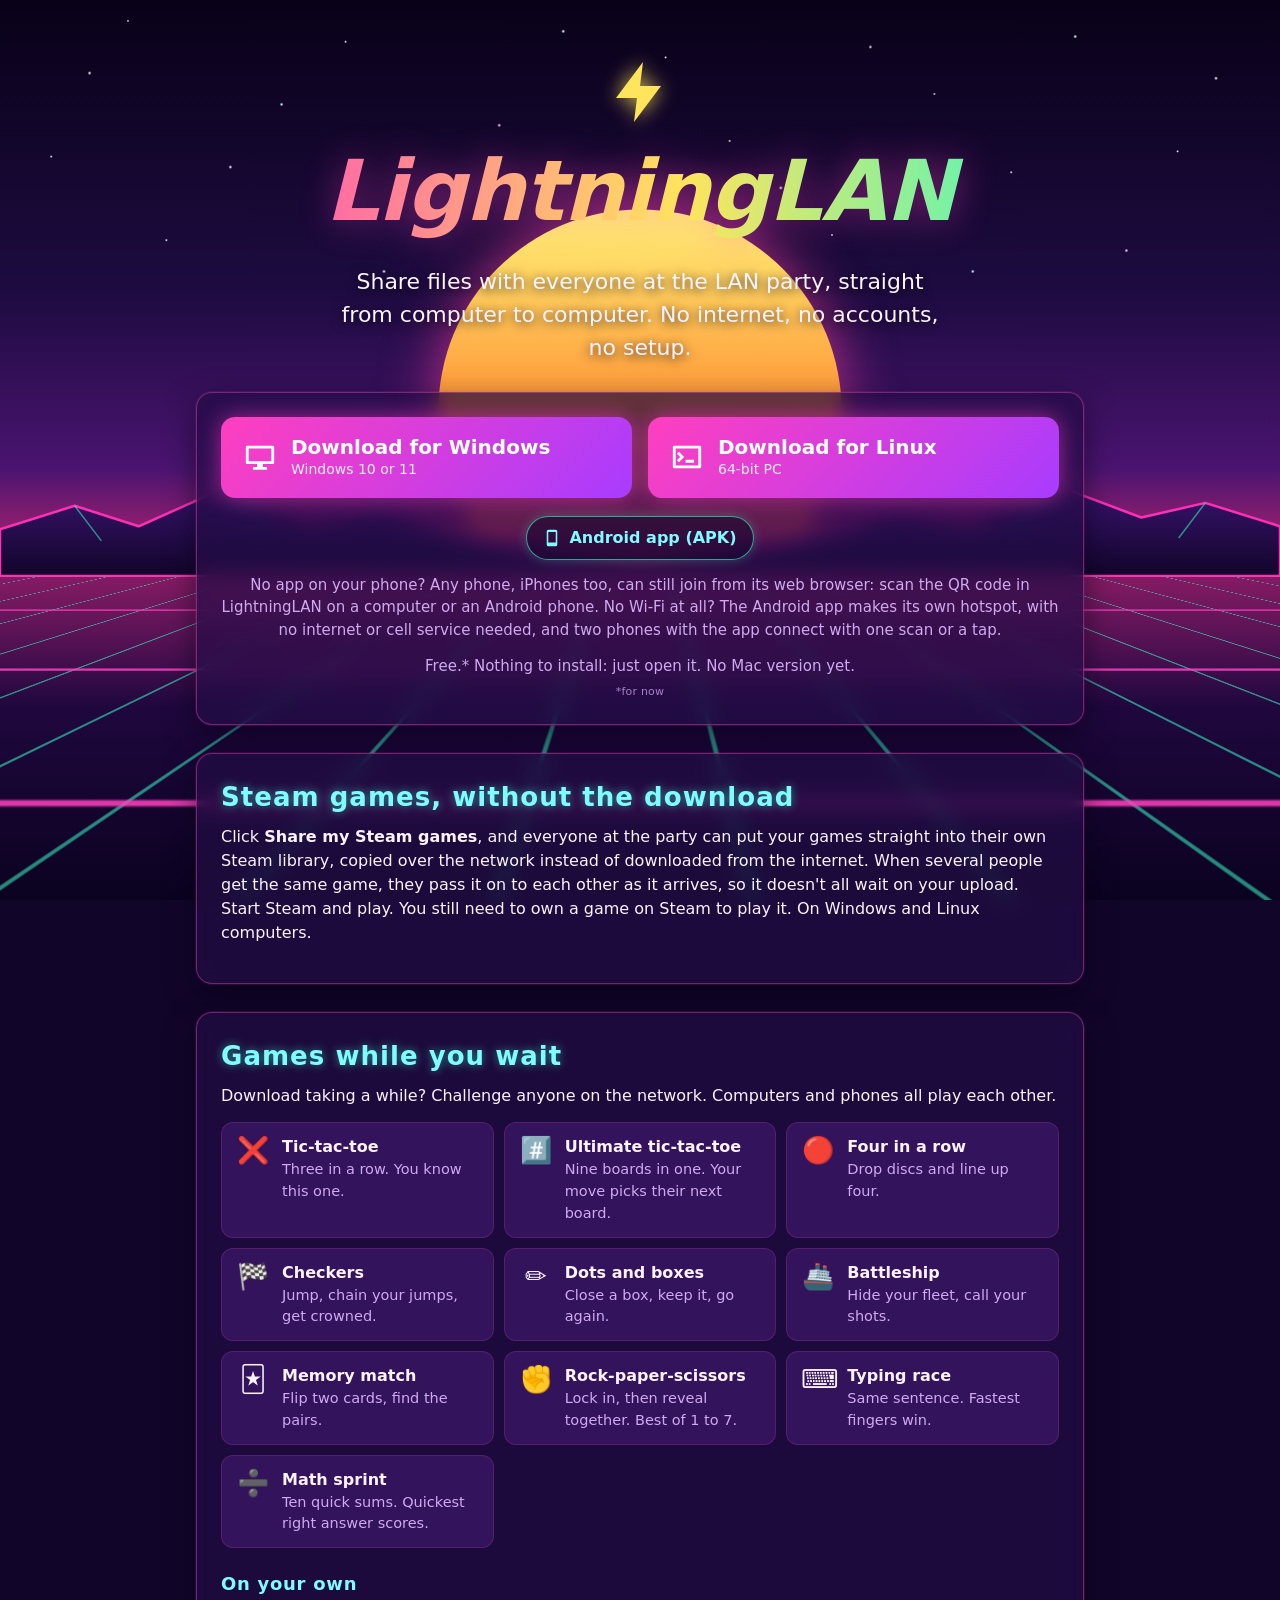
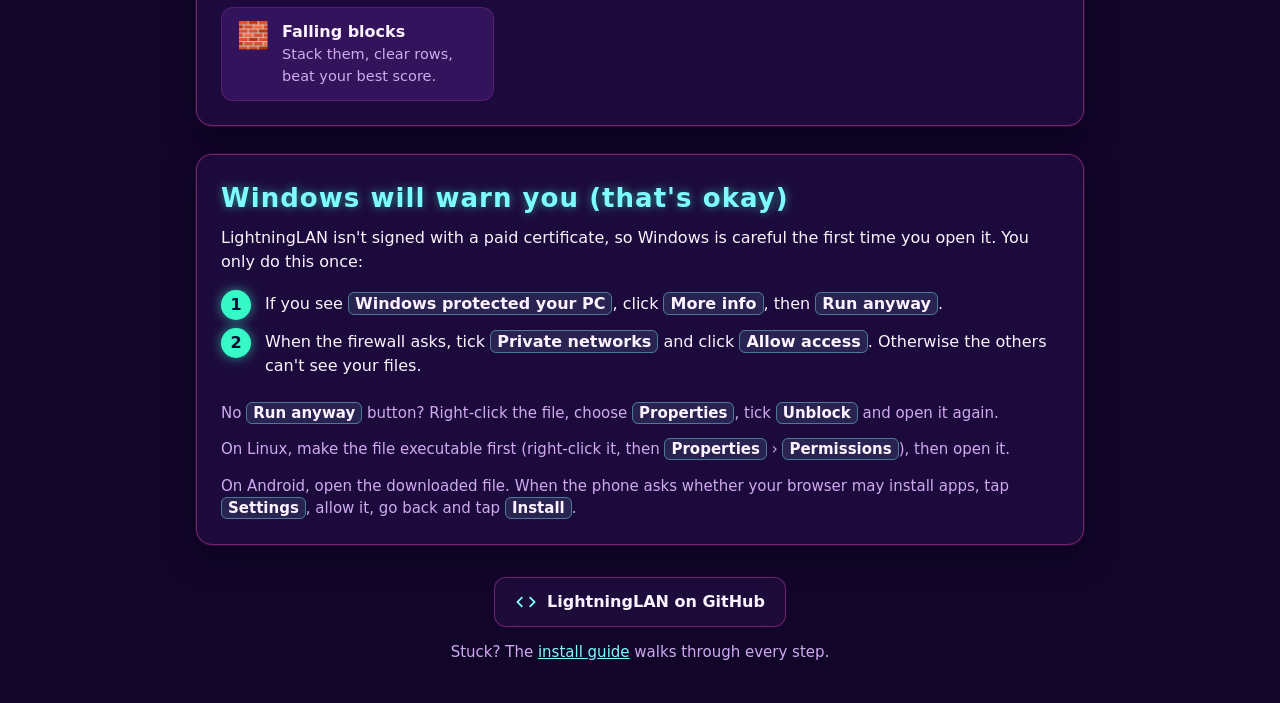
<file: docs/index.html>
<!doctype html>
<html lang="en">
<head>
  <meta charset="utf-8">
  <meta name="viewport" content="width=device-width, initial-scale=1">
  <title>LightningLAN: share files at your LAN party</title>
  <meta name="description" content="Share files with everyone at the LAN party, straight from computer to computer. No internet, no accounts, no setup. Free for Windows, Linux and Android.">
  <meta name="theme-color" content="#12052a">
  <meta property="og:type" content="website">
  <meta property="og:url" content="https://lightninglan.party/">
  <meta property="og:title" content="LightningLAN">
  <meta property="og:description" content="Share files with everyone at the LAN party, straight from computer to computer. No internet, no accounts, no setup.">
  <meta property="og:image" content="https://lightninglan.party/assets/preview.png">
  <meta property="og:image:width" content="1200">
  <meta property="og:image:height" content="630">
  <meta property="og:image:alt" content="LightningLAN: share files with everyone at the LAN party. Play while you wait.">
  <meta name="twitter:card" content="summary_large_image">
  <link rel="icon" href="favicon.svg" type="image/svg+xml">
  <link rel="stylesheet" href="style.css">
</head>
<body>
  <!-- The app's Synthwave scene: stars, a striped sun, mountains and a rolling neon grid. -->
  <div class="scene" aria-hidden="true">
    <div class="sw-stars"></div>
    <div class="sw-sun"></div>
    <div class="sw-mountains"></div>
    <div class="sw-floor"><div class="sw-grid"></div></div>
  </div>

  <main class="page">
    <header class="hero">
      <svg class="logo" viewBox="0 0 24 24" aria-hidden="true"><path d="M13 2 4 14h7l-1 8 9-12h-7l1-8z"/></svg>
      <h1 class="brand">LightningLAN</h1>
      <p class="tagline">Share files with everyone at the LAN party, straight from computer to computer.
        No internet, no accounts, no setup.</p>
    </header>

    <section class="card get" aria-label="Download">
      <div class="downloads">
        <a class="dl" href="https://github.com/zridi10/LightningLAN/releases/latest/download/LightningLAN.exe">
          <svg viewBox="0 0 24 24" aria-hidden="true"><path d="M3 4h18a1 1 0 0 1 1 1v11a1 1 0 0 1-1 1h-7v2h3v2H7v-2h3v-2H3a1 1 0 0 1-1-1V5a1 1 0 0 1 1-1zm1 2v9h16V6H4z"/></svg>
          <span><strong>Download for Windows</strong><small>Windows 10 or 11</small></span>
        </a>
        <a class="dl" href="https://github.com/zridi10/LightningLAN/releases/latest/download/LightningLAN-linux-x86_64">
          <svg viewBox="0 0 24 24" aria-hidden="true"><path d="M3 4h18a1 1 0 0 1 1 1v14a1 1 0 0 1-1 1H3a1 1 0 0 1-1-1V5a1 1 0 0 1 1-1zm1 2v12h16V6H4zm2.3 2.3 3.7 3.7-3.7 3.7-1.4-1.4 2.3-2.3-2.3-2.3 1.4-1.4zM11 14h6v2h-6v-2z"/></svg>
          <span><strong>Download for Linux</strong><small>64-bit PC</small></span>
        </a>
      </div>
      <a class="dl-small" href="https://github.com/zridi10/LightningLAN/releases/latest/download/LightningLAN-android.apk">
        <svg viewBox="0 0 24 24" aria-hidden="true"><path d="M7 1h10a2 2 0 0 1 2 2v18a2 2 0 0 1-2 2H7a2 2 0 0 1-2-2V3a2 2 0 0 1 2-2zm0 3v14h10V4H7zm4 15.5h2v1.5h-2v-1.5z"/></svg>
        Android app (APK)
      </a>
      <p class="note">No app on your phone? Any phone, iPhones too, can still join from its web browser: scan
        the QR code in LightningLAN on a computer or an Android phone. No Wi-Fi at all? The Android app
        makes its own hotspot, with no internet or cell service needed, and two phones with the app
        connect with one scan or a tap.</p>
      <p class="note muted">Free.* Nothing to install: just open it. No Mac version yet.</p>
      <p class="legal">*for now</p>
    </section>

    <section class="card" aria-labelledby="steam-title">
      <h2 id="steam-title">Steam games, without the download</h2>
      <p>Click <b>Share my Steam games</b>, and everyone at the party can put your games straight into
        their own Steam library, copied over the network instead of downloaded from the internet. When
        several people get the same game, they pass it on to each other as it arrives, so it doesn't all
        wait on your upload. Start Steam and play. You still need to own a game on Steam to play it. On
        Windows and Linux computers.</p>
    </section>

    <section class="card" aria-labelledby="games-title">
      <h2 id="games-title">Games while you wait</h2>
      <p>Download taking a while? Challenge anyone on the network. Computers and phones all play each other.</p>
      <ul class="games">
        <li><span class="icon" aria-hidden="true">❌</span><span><b>Tic-tac-toe</b>Three in a row. You know this one.</span></li>
        <li><span class="icon" aria-hidden="true">#️⃣</span><span><b>Ultimate tic-tac-toe</b>Nine boards in one. Your move picks their next board.</span></li>
        <li><span class="icon" aria-hidden="true">🔴</span><span><b>Four in a row</b>Drop discs and line up four.</span></li>
        <li><span class="icon" aria-hidden="true">🏁</span><span><b>Checkers</b>Jump, chain your jumps, get crowned.</span></li>
        <li><span class="icon" aria-hidden="true">✏️</span><span><b>Dots and boxes</b>Close a box, keep it, go again.</span></li>
        <li><span class="icon" aria-hidden="true">🚢</span><span><b>Battleship</b>Hide your fleet, call your shots.</span></li>
        <li><span class="icon" aria-hidden="true">🃏</span><span><b>Memory match</b>Flip two cards, find the pairs.</span></li>
        <li><span class="icon" aria-hidden="true">✊</span><span><b>Rock-paper-scissors</b>Lock in, then reveal together. Best of 1 to 7.</span></li>
        <li><span class="icon" aria-hidden="true">⌨️</span><span><b>Typing race</b>Same sentence. Fastest fingers win.</span></li>
        <li><span class="icon" aria-hidden="true">➗</span><span><b>Math sprint</b>Ten quick sums. Quickest right answer scores.</span></li>
      </ul>
      <h3>On your own</h3>
      <ul class="games">
        <li><span class="icon" aria-hidden="true">🧱</span><span><b>Falling blocks</b>Stack them, clear rows, beat your best score.</span></li>
      </ul>
    </section>

    <section class="card" id="windows" aria-labelledby="windows-title">
      <h2 id="windows-title">Windows will warn you (that's okay)</h2>
      <p>LightningLAN isn't signed with a paid certificate, so Windows is careful the first time you open it.
        You only do this once:</p>
      <ol class="steps">
        <li>If you see <span class="ui">Windows protected your PC</span>, click <span class="ui">More info</span>,
          then <span class="ui">Run anyway</span>.</li>
        <li>When the firewall asks, tick <span class="ui">Private networks</span> and click
          <span class="ui">Allow access</span>. Otherwise the others can't see your files.</li>
      </ol>
      <p class="note">No <span class="ui">Run anyway</span> button? Right-click the file, choose
        <span class="ui">Properties</span>, tick <span class="ui">Unblock</span> and open it again.</p>
      <p class="note">On Linux, make the file executable first (right-click it, then
        <span class="ui">Properties</span> › <span class="ui">Permissions</span>), then open it.</p>
      <p class="note">On Android, open the downloaded file. When the phone asks whether your browser may
        install apps, tap <span class="ui">Settings</span>, allow it, go back and tap
        <span class="ui">Install</span>.</p>
    </section>

    <footer class="footer">
      <a class="github" href="https://github.com/zridi10/LightningLAN">
        <svg viewBox="0 0 24 24" aria-hidden="true"><path d="M8.7 16.6 4.1 12l4.6-4.6L7.3 6l-6 6 6 6 1.4-1.4zm6.6 0 4.6-4.6-4.6-4.6L16.7 6l6 6-6 6-1.4-1.4z"/></svg>
        LightningLAN on GitHub
      </a>
      <p class="muted">Stuck? The <a href="https://github.com/zridi10/LightningLAN/blob/main/INSTALL.md">install guide</a>
        walks through every step.</p>
    </footer>
  </main>
</body>
</html>
</file>
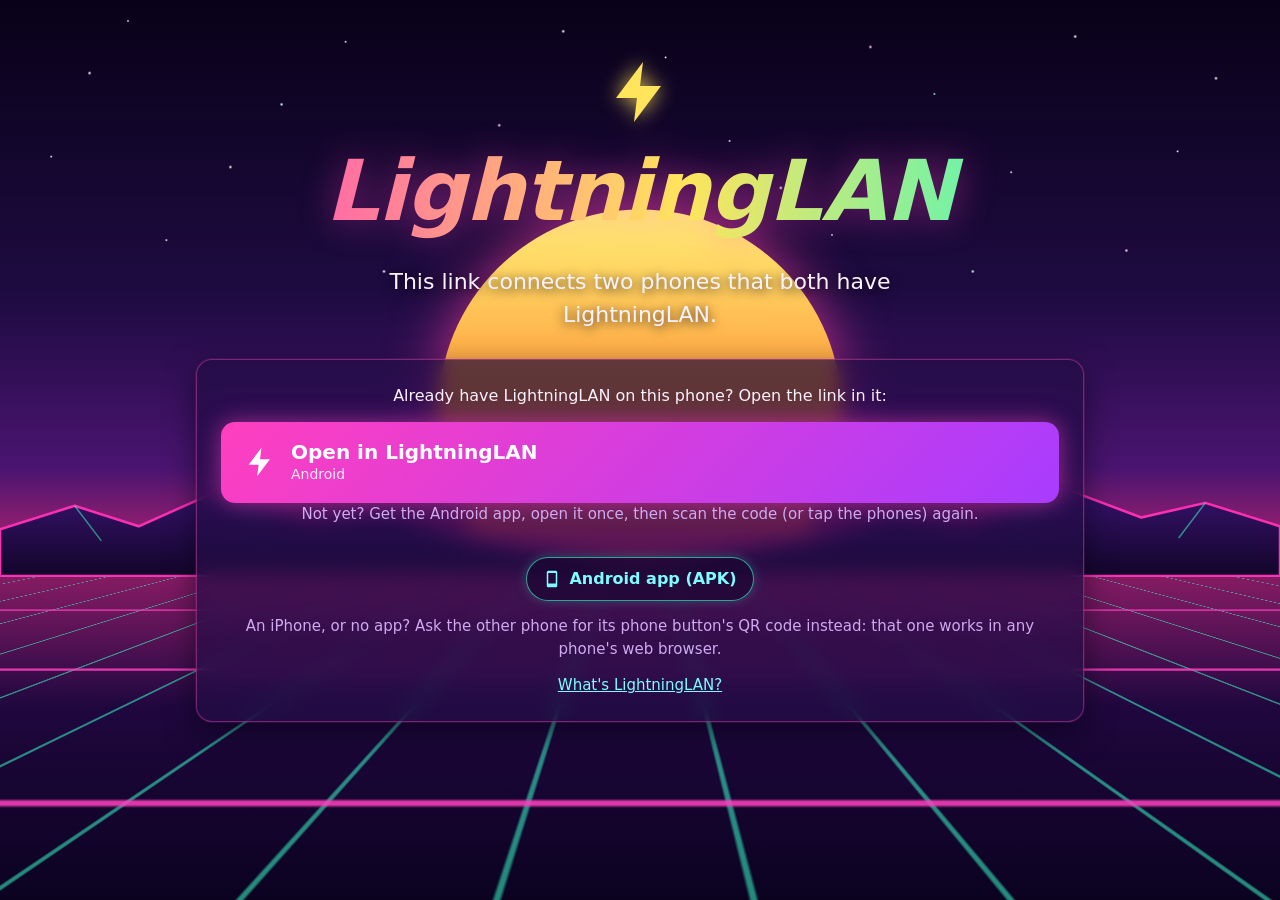
<file: docs/join/index.html>
<!doctype html>
<html lang="en">
<head>
  <meta charset="utf-8">
  <meta name="viewport" content="width=device-width, initial-scale=1">
  <title>Join a LightningLAN phone</title>
  <meta name="description" content="This link connects two phones that both have LightningLAN.">
  <meta name="robots" content="noindex">
  <meta name="theme-color" content="#12052a">
  <link rel="icon" href="../favicon.svg" type="image/svg+xml">
  <link rel="stylesheet" href="../style.css">
</head>
<body>
  <!-- A phone's join link (the app's "Connect a LightningLAN phone" QR code or NFC tap) opened in a
       browser: LightningLAN isn't on this phone, or isn't set to open these links. The details are
       after the #, which the browser never sends here; the button hands them to the app. -->
  <div class="scene" aria-hidden="true">
    <div class="sw-stars"></div>
    <div class="sw-sun"></div>
    <div class="sw-mountains"></div>
    <div class="sw-floor"><div class="sw-grid"></div></div>
  </div>

  <main class="page">
    <header class="hero">
      <svg class="logo" viewBox="0 0 24 24" aria-hidden="true"><path d="M13 2 4 14h7l-1 8 9-12h-7l1-8z"/></svg>
      <h1 class="brand">LightningLAN</h1>
      <p class="tagline">This link connects two phones that both have LightningLAN.</p>
    </header>

    <section class="card get" aria-label="Open the link">
      <p>Already have LightningLAN on this phone? Open the link in it:</p>
      <div class="downloads">
        <a class="dl" id="open" href="lightninglan://join">
          <svg viewBox="0 0 24 24" aria-hidden="true"><path d="M13 2 4 14h7l-1 8 9-12h-7l1-8z"/></svg>
          <span><strong>Open in LightningLAN</strong><small>Android</small></span>
        </a>
      </div>
      <p class="note">Not yet? Get the Android app, open it once, then scan the code (or tap the phones) again.</p>
      <a class="dl-small" href="https://github.com/zridi10/LightningLAN/releases/latest/download/LightningLAN-android.apk">
        <svg viewBox="0 0 24 24" aria-hidden="true"><path d="M7 1h10a2 2 0 0 1 2 2v18a2 2 0 0 1-2 2H7a2 2 0 0 1-2-2V3a2 2 0 0 1 2-2zm0 3v14h10V4H7zm4 15.5h2v1.5h-2v-1.5z"/></svg>
        Android app (APK)
      </a>
      <p class="note">An iPhone, or no app? Ask the other phone for its phone button's QR code instead: that one
        works in any phone's web browser.</p>
      <p class="note"><a href="../">What's LightningLAN?</a></p>
    </section>
  </main>

  <script>
    // The link's details are after the #: hand them to the app, as they are.
    document.getElementById("open").href = "lightninglan://join" + location.hash;
  </script>
</body>
</html>
</file>
<file: docs/style.css>
/* lightninglan.party: the app's Synthwave theme (lightninglan/static/style.css) as a one-page site. */

:root {
  --bg: #12052a;
  --surface: rgba(34, 14, 66, 0.72);
  --surface-2: rgba(66, 26, 112, 0.62);
  --border: rgba(255, 79, 196, 0.38);
  --text: #fdf2ff;
  --muted: #cfaaf0;
  --pink: #ff3fbf;
  --cyan: #36f9c6;
  --sky: #7ffcff;
  --bolt: #ffe45c;
  color-scheme: dark;
}

* { box-sizing: border-box; }
html { -webkit-text-size-adjust: 100%; }
body { margin: 0; min-height: 100vh; background: var(--bg); color: var(--text); line-height: 1.5;
       font: 16px/1.5 system-ui, "Segoe UI", Roboto, "Helvetica Neue", Arial, sans-serif; }
a { color: var(--sky); }
a:focus-visible { outline: 3px solid var(--bolt); outline-offset: 3px; }

/* ----- the scene, fixed behind everything ------------------------------------------------------ */

.scene { position: fixed; inset: 0; z-index: 0; overflow: hidden; pointer-events: none;
         background: linear-gradient(#090118 0%, #1d0b40 32%, #4a1470 52%, #c0266f 63.5%, #12052a 64%); }
.scene > div { position: absolute; }
.sw-stars { inset: 0 0 42% 0; animation: twinkle 2.6s ease-in-out infinite alternate;
  background-image:
    radial-gradient(2px 2px at 7% 14%, #fff, transparent), radial-gradient(2px 2px at 18% 32%, #fff, transparent),
    radial-gradient(1.5px 1.5px at 27% 8%, #fff, transparent), radial-gradient(2px 2px at 39% 24%, #ffd6f5, transparent),
    radial-gradient(1.5px 1.5px at 52% 11%, #fff, transparent), radial-gradient(2px 2px at 61% 36%, #fff, transparent),
    radial-gradient(1.5px 1.5px at 73% 18%, #c9fff4, transparent), radial-gradient(2px 2px at 84% 7%, #fff, transparent),
    radial-gradient(1.5px 1.5px at 92% 29%, #fff, transparent), radial-gradient(2px 2px at 46% 42%, #fff, transparent),
    radial-gradient(1.5px 1.5px at 13% 46%, #fff, transparent), radial-gradient(2px 2px at 88% 48%, #ffd6f5, transparent); }
.sw-stars::after { content: ""; position: absolute; inset: 0; animation: twinkle 3.4s ease-in-out infinite alternate-reverse;
  background-image:
    radial-gradient(1.5px 1.5px at 4% 30%, #fff, transparent), radial-gradient(2px 2px at 22% 20%, #c9fff4, transparent),
    radial-gradient(1.5px 1.5px at 33% 40%, #fff, transparent), radial-gradient(2px 2px at 44% 6%, #fff, transparent),
    radial-gradient(1.5px 1.5px at 57% 27%, #fff, transparent), radial-gradient(2px 2px at 68% 9%, #ffd6f5, transparent),
    radial-gradient(1.5px 1.5px at 79% 33%, #fff, transparent), radial-gradient(2px 2px at 95% 15%, #fff, transparent),
    radial-gradient(1.5px 1.5px at 65% 45%, #fff, transparent), radial-gradient(2px 2px at 30% 52%, #fff, transparent),
    radial-gradient(1.5px 1.5px at 10% 4%, #fff, transparent), radial-gradient(2px 2px at 76% 52%, #c9fff4, transparent); }
@keyframes twinkle { from { opacity: 0.35; } to { opacity: 1; } }
.sw-sun { left: 50%; bottom: 31%; width: min(46vw, 420px); aspect-ratio: 1; transform: translateX(-50%);
          background: url(assets/synthwave-sun.svg) center / contain no-repeat;
          filter: drop-shadow(0 0 28px rgba(255, 64, 160, 0.7)); animation: glow 3.5s ease-in-out infinite alternate; }
@keyframes glow { to { filter: drop-shadow(0 0 48px rgba(255, 140, 60, 0.85)); } }
.sw-mountains { left: 0; right: 0; bottom: 36%; height: 13vh;
                background: url(assets/synthwave-mountains.svg) bottom / 100% 100% no-repeat; }
.sw-floor { left: 0; right: 0; top: 64%; bottom: 0; overflow: hidden; perspective: 300px; perspective-origin: 50% 0;
            background: linear-gradient(#2d0b52, #0b0220); }
.sw-floor::after { content: ""; position: absolute; left: 0; right: 0; top: 0; height: 40%;
                   background: linear-gradient(rgba(192, 38, 111, 0.6), transparent); }
.sw-grid { position: absolute; left: -150%; right: -150%; top: -70px; height: 1200px; transform-origin: 50% 70px;
           background-image: linear-gradient(rgba(255, 63, 191, 0.85) 2px, transparent 2px),
                             linear-gradient(90deg, rgba(54, 249, 198, 0.55) 2px, transparent 2px);
           background-size: 70px 70px; transform: rotateX(68deg); animation: roll 1.1s linear infinite; }
@keyframes roll { from { transform: rotateX(68deg) translateY(0); } to { transform: rotateX(68deg) translateY(70px); } }

/* ----- the page ----------------------------------------------------------------------------- */

.page { position: relative; z-index: 1; max-width: 920px; margin: 0 auto; padding: 56px 16px 40px; }

.hero { text-align: center; }
.logo { width: 72px; height: 72px; fill: var(--bolt); filter: drop-shadow(0 0 10px rgba(255, 228, 92, 0.85)); }
/* The gradient only paints inside the box: room below for the g's tail, and at the sides for the slant. */
.brand { margin: 2px 0 6px; font-size: clamp(44px, 9vw, 84px); line-height: 1.25; font-weight: 800; font-style: italic;
         letter-spacing: -0.01em; color: transparent; -webkit-background-clip: text; background-clip: text;
         background-image: linear-gradient(90deg, #ff3fbf, #ffe45c 55%, #36f9c6);
         filter: drop-shadow(0 0 18px rgba(255, 63, 191, 0.45)); padding: 0.02em 0.14em 0.18em; }
.tagline { max-width: 620px; margin: 0 auto; font-size: clamp(18px, 2.6vw, 22px); text-shadow: 0 2px 12px rgba(9, 1, 24, 0.9); }

.card { margin-top: 28px; padding: 24px; border: 1px solid var(--border); border-radius: 16px; background: var(--surface);
        box-shadow: 0 0 0 1px rgba(255, 63, 191, 0.12), 0 10px 30px rgba(5, 0, 20, 0.55);
        -webkit-backdrop-filter: blur(10px) saturate(1.3); backdrop-filter: blur(10px) saturate(1.3); }
h2 { margin: 0 0 8px; font-size: 26px; color: var(--sky); text-shadow: 0 0 10px rgba(54, 249, 198, 0.55); letter-spacing: 0.04em; }
h3 { margin: 22px 0 10px; font-size: 18px; color: var(--sky); letter-spacing: 0.04em; }
.card p { margin: 0 0 14px; }
.muted { color: var(--muted); }
.note { font-size: 15px; color: var(--muted); }
.card .note:last-child { margin-bottom: 0; }
.card .legal { margin: -8px 0 0; font-size: 11px; letter-spacing: 0.02em; color: var(--muted); opacity: 0.75; }

/* Downloads: two big neon buttons, a smaller one for Android. */
.get { text-align: center; }
.downloads { display: grid; grid-template-columns: repeat(auto-fit, minmax(250px, 1fr)); gap: 16px; }
.dl { display: flex; align-items: center; gap: 14px; padding: 18px 22px; border-radius: 14px; text-align: left;
      color: #fff; text-decoration: none; background: linear-gradient(135deg, #ff3fbf, #a83cff);
      box-shadow: 0 0 22px rgba(255, 63, 191, 0.55); transition: transform 0.15s, box-shadow 0.15s; }
.dl:hover { transform: translateY(-2px); box-shadow: 0 0 34px rgba(255, 63, 191, 0.8); }
.dl svg { flex: none; width: 34px; height: 34px; fill: currentColor; }
.dl strong { display: block; font-size: 20px; line-height: 1.2; }
.dl small { display: block; font-size: 14px; opacity: 0.9; }
.dl-small { display: inline-flex; align-items: center; gap: 8px; margin: 18px 0 14px; padding: 9px 16px;
            border: 1px solid rgba(54, 249, 198, 0.65); border-radius: 999px; background: rgba(18, 5, 42, 0.55);
            color: var(--sky); text-decoration: none; font-weight: 600; box-shadow: 0 0 12px rgba(54, 249, 198, 0.25);
            transition: background 0.15s, box-shadow 0.15s; }
.dl-small:hover { background: rgba(54, 249, 198, 0.14); box-shadow: 0 0 18px rgba(54, 249, 198, 0.45); }
.dl-small svg { width: 18px; height: 18px; fill: currentColor; }

/* Games. */
.games { list-style: none; margin: 0; padding: 0; display: grid; grid-template-columns: repeat(auto-fill, minmax(250px, 1fr));
         gap: 10px; }
.games li { display: flex; gap: 12px; align-items: flex-start; padding: 12px 14px; border-radius: 12px;
            background: var(--surface-2); border: 1px solid rgba(255, 79, 196, 0.18); }
.games .icon { flex: none; width: 34px; font-size: 26px; line-height: 1.2; text-align: center; }
.games b { display: block; }
.games li > span:last-child { font-size: 14.5px; color: var(--muted); }
.games li b { color: var(--text); font-size: 16px; }

/* Windows warning steps. */
.steps { margin: 0 0 14px; padding: 0; list-style: none; counter-reset: step; }
.steps li { position: relative; padding: 4px 0 10px 44px; counter-increment: step; }
.steps li::before { content: counter(step); position: absolute; left: 0; top: 2px; width: 30px; height: 30px; border-radius: 50%;
                    display: grid; place-items: center; font-weight: 800; color: #170530; background: var(--cyan);
                    box-shadow: 0 0 12px rgba(54, 249, 198, 0.6); }
.ui { padding: 1px 6px; border-radius: 6px; border: 1px solid rgba(127, 252, 255, 0.4); background: rgba(127, 252, 255, 0.1);
      color: var(--text); font-weight: 600; white-space: nowrap; }

/* Footer. */
.footer { margin-top: 32px; text-align: center; }
.github { display: inline-flex; align-items: center; gap: 10px; padding: 12px 20px; border-radius: 12px;
          border: 1px solid var(--border); background: var(--surface); color: var(--text); font-weight: 700;
          text-decoration: none; -webkit-backdrop-filter: blur(10px); backdrop-filter: blur(10px);
          transition: box-shadow 0.15s; }
.github:hover { box-shadow: 0 0 20px rgba(255, 63, 191, 0.5); }
.github svg { width: 22px; height: 22px; fill: var(--sky); }
.footer p { margin: 14px 0 0; font-size: 15px; }

@media (max-width: 520px) {
  .page { padding-top: 36px; }
  .card { padding: 18px; }
  .ui { white-space: normal; }
}

@media (prefers-reduced-motion: reduce) {
  .sw-stars, .sw-stars::after, .sw-sun, .sw-grid { animation: none; }
  .dl, .dl-small, .github { transition: none; }
  .dl:hover { transform: none; }
}
</file>
